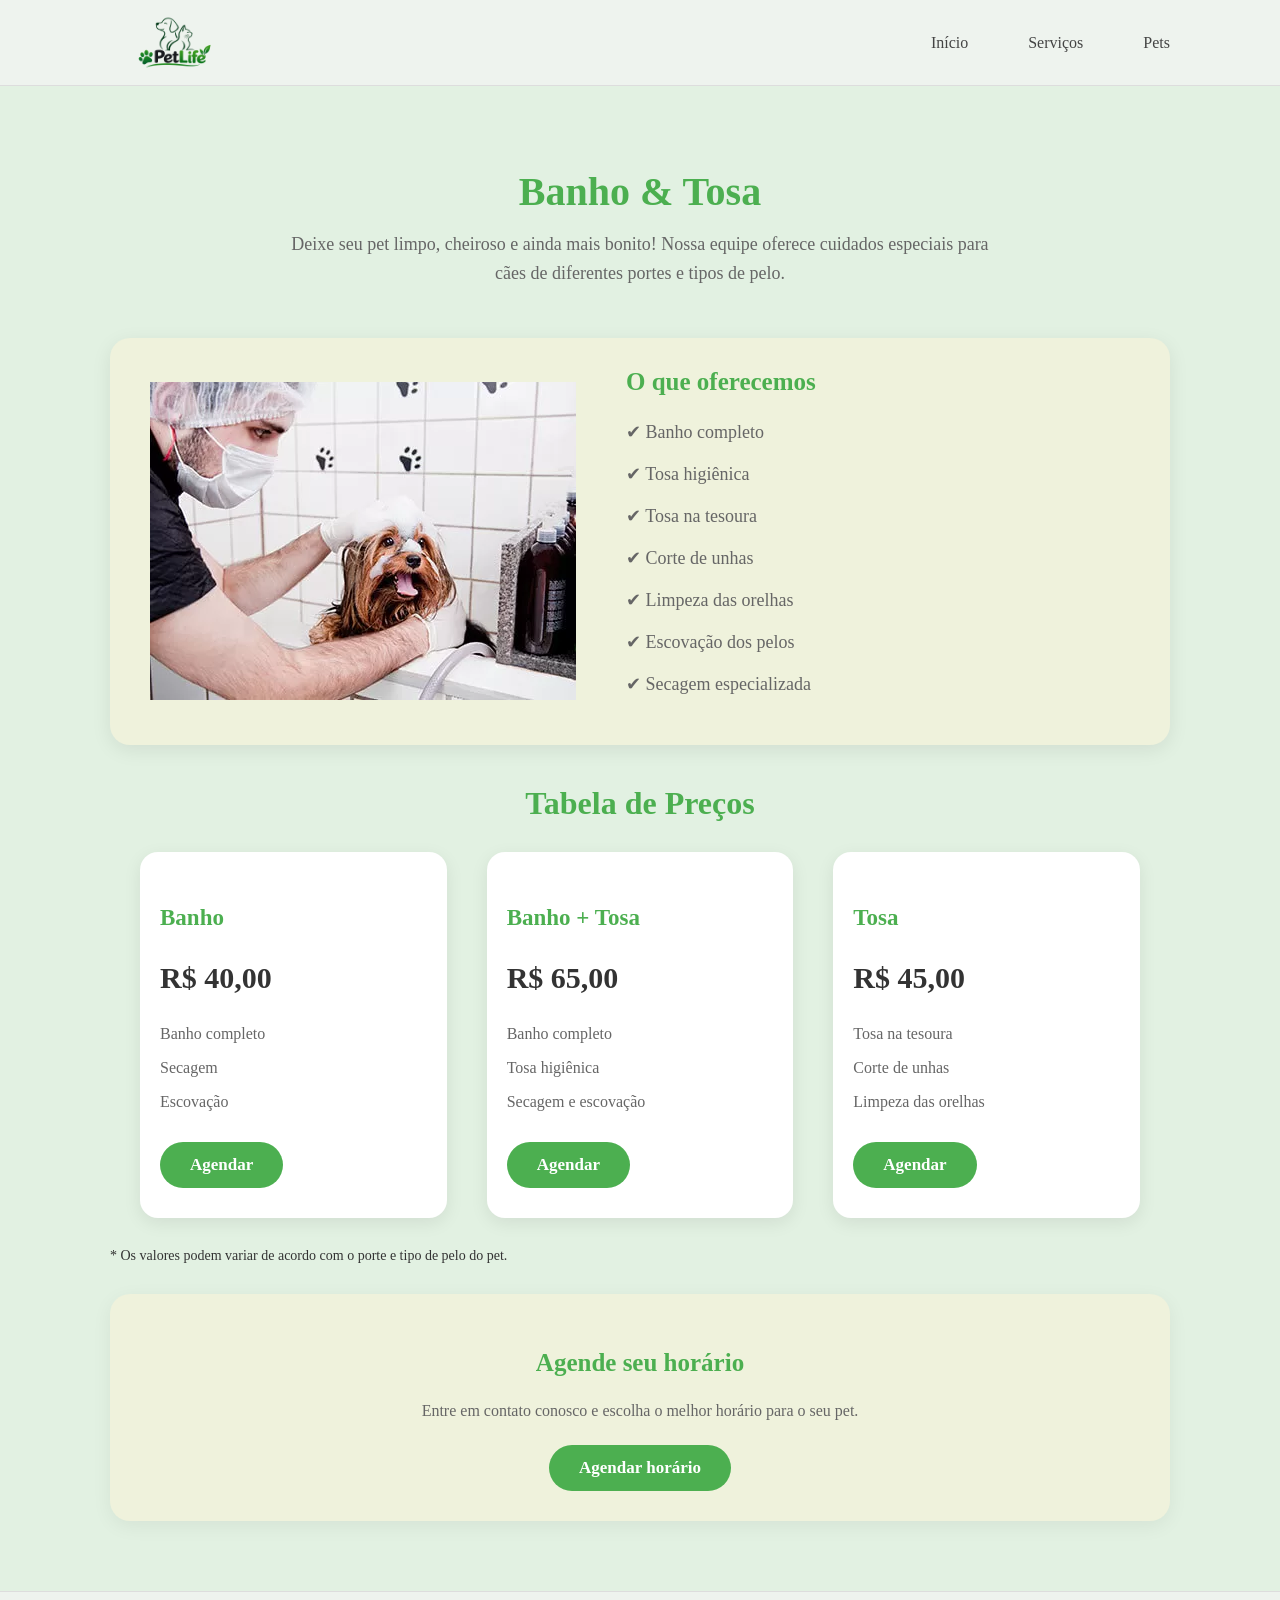
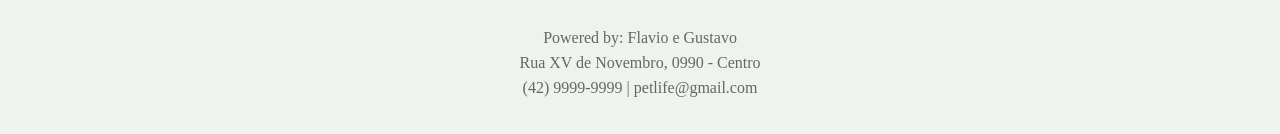
<file: banho.html>
<!DOCTYPE html>
<html lang="pt-br">

<head>
    <meta charset="UTF-8">
    <meta name="viewport" content="width=device-width, initial-scale=1.0">
    <title>PetLife - Banho & Tosa</title>
    <link rel="stylesheet" href="style.css">
</head>
<body>
<header>
    <div class="header-content">
        <div class="logo">
            <img src="imagens/ChatGPT Image 9 de ago. de 2026, 16_33_59.png" alt="Logo PetLife">
            <h1><span></span></h1>
        </div>
        <nav>
            <a href="index.html">Início</a>
            <a href="index.html#servicos">Serviços</a>
            <a href="index.html#pets">Pets</a>
        </nav>
    </div>
</header>
<main>
    <section class="pagina">
        <h2>Banho & Tosa</h2>
        <p class="descricao">
            Deixe seu pet limpo, cheiroso e ainda mais bonito!
            Nossa equipe oferece cuidados especiais para cães
            de diferentes portes e tipos de pelo.
        </p>
        <div class="conteudo">
            <img src="imagens/pet-shop-banho-tosa-bauru.webp" alt="Banho e Tosa">
            <div class="informacoes">
                <h3>O que oferecemos</h3>
                <p>✔ Banho completo</p>
                <p>✔ Tosa higiênica</p>
                <p>✔ Tosa na tesoura</p>
                <p>✔ Corte de unhas</p>
                <p>✔ Limpeza das orelhas</p>
                <p>✔ Escovação dos pelos</p>
                <p>✔ Secagem especializada</p>
            </div>
        </div>
        <section class="precos">
            <h2>Tabela de Preços</h2>
            <p></p>
            <div class="cards-precos">
                <div class="card-preco">
                    <h3>Banho</h3>
                    <p class="valor">R$ 40,00</p>
                    <p>Banho completo</p>
                    <p>Secagem</p>
                    <p>Escovação</p>
                    <a href="#" class="btn">Agendar</a>
                </div>
                <div class="card-preco">
                    <h3>Banho + Tosa</h3>
                    <p class="valor">R$ 65,00</p>
                    <p>Banho completo</p>
                    <p>Tosa higiênica</p>
                    <p>Secagem e escovação</p>
                    <a href="#" class="btn">Agendar</a>
                </div>
                <div class="card-preco">
                    <h3>Tosa</h3>
                    <p class="valor">R$ 45,00</p>
                    <p>Tosa na tesoura</p>
                    <p>Corte de unhas</p>
                    <p>Limpeza das orelhas</p>
                    <a href="#" class="btn">Agendar</a>
                </div>
            </div>
            <p class="observacao">
                * Os valores podem variar de acordo com o porte e tipo de pelo do pet.
            </p>
        </section>
        <div class="caixa">
            <h3>Agende seu horário</h3>
            <p>
                Entre em contato conosco e escolha o melhor
                horário para o seu pet.
            </p>
            <a href="#" class="btn">Agendar horário</a>
        </div>
    </section>
</main>
<footer>
    <p>Powered by: Flavio e Gustavo</p>
    <p>Rua XV de Novembro, 0990 - Centro</p>
    <p>(42) 9999-9999 | petlife@gmail.com</p>
</footer>
</body>
</html>
</file>
<file: style.css>
header{
    background:#e0e3e0;
    border-bottom:1px solid #eee;
    padding:15px 0;
    position:fixed;
    top:0;
    width:100%;
    z-index:1000;
    transition: background-color 0.3s ease, box-shadow 0.3s ease;
}

header.scrolled {
    background-color: rgba(255, 255, 255, 0.95);
    box-shadow: 0 4px 12px rgba(0, 0, 0, 0.1);
}

.header-content{
    max-width:1100px;
    margin:auto;
    padding:0 50px;
    display:flex;
    justify-content:space-between;
    align-items:center;
}

body{
    margin:0;
    padding-top: 65px;
    background-color: #e2f1e2;
    
}

.logo{
    margin:0;
    color:#222;
}

.logo span{
    color:#4caf50;
}

nav ul{
    display:flex;
    gap:75px;
    list-style:none;
}

nav a{
    text-decoration:none;
    color:#444;
}

nav a:hover{
    color:#4caf50;
}   



.hero {
    min-height: 500px;
    display: flex;
    align-items: center;
    justify-content: center;
    text-align: center;
    background: #f4faf5;
    padding: 60px 20px;
}

.hero-content {
    max-width: 700px;
}

.hero h2 {
    font-size: 42px;
    color: #222;
    margin-bottom: 20px;
}

.hero p {
    font-size: 18px;
    color: #666;
    line-height: 1.6;
    margin-bottom: 30px;
}

.btn {
    display: inline-block;
    padding: 13px 28px;
    background: #4caf50;
    color: white;
    text-decoration: none;
    border-radius: 8px;
    font-weight: bold;
    transition: 0.3s;
}

.btn:hover {
    background: #388e3c;
    transform: translateY(-2px);
}

@media (max-width: 700px) {
    .hero {
        min-height: 400px;
    }

    .hero h2 {
        font-size: 30px;
    }

    .hero p {
        font-size: 16px;
    }
}


.servicos {
    max-width: 1100px;
    margin: auto;
    padding: 70px 20px;
    text-align: center;
}

.servicos h2 {
    font-size: 32px;
    color: #222;
    margin-bottom: 40px;
}


.card-servico {
    background: white;
    border: 1px solid #e5e3e3;
    border-radius: 15px;
    overflow: hidden;
    box-shadow: 0 5px 15px rgba(0,0,0,0.06);
    transition: 0.3s
}

.card-servico:hover {
    transform: translateY(-7px);
}

.card-servico img {
    width: 100%;
    height: 200px;
    object-fit: cover;
}

.card-servico h3 {
    color: #4caf50;
    font-size: 21px;
    margin: 20px 0 10px;
}

.card-servico p {
    color: #666;
    padding: 0 20px 20px;
    line-height: 1.5;
}

@media (max-width: 700px) {
    .grid- {
        grid-template-columns: 1fr;
    }
}

.servicos { 
    max-width: 1100px;
    margin: auto;
    padding: 70px 20px;
    text-align: center;

}


.servicos h2 {
  display: inline-block;
  background-color: #4CAF50;
  color: #fff;
  padding: 10px 30px;
  border-radius: 30px;
  font-size: 1.8rem;
  margin: 0 auto 40px;

}




.card-servico {
    background: #eff2dc;
    padding: 30px 20px;
    border-radius: 15px;
    border: 1px solid #eee;
    box-shadow: 0 5px 15px rgba(0,0,0,0.06);
    transition: 0.3s;

}

.card-servico:hover {
    transform: translate(-7px);
    box-shadow: 0 10px 25px rgba(0,0,0,0.10);

}


.icon {
    font-size: 40px;
    margin-bottom: 15px;

}

.card-servico h3{
    color: #4caf50;
    margin-bottom: 10px;

}

.card-servico p {
    color: #666;
    line-height: 1.5;
}

@media (max-width: 700px) {
    .grid- {
        grid-template-columns: 1fr;
    }
}

.pets {
    max-width: 1100px;
    margin: auto;
    padding: 70px 20px;
    text-align: center;

}

.pets h2 {
   display: inline-block;
  background-color: #4CAF50;
  color: #fff;
  padding: 10px 30px;
  border-radius: 30px;
  font-size: 1.8rem;
  margin: 0 auto 40px;
  }

.grid-pets { 
    display: grid;
    grid-template-columns: repeat(3, 1fr);
    gap: 25px;

}

.card-pet {
    background: #eff2dc;
    border-radius: 15px;
    overflow: hidden;
    border: 1px solid #eee;
    box-shadow: 0 5px 15px rgba(0,0,0,0.06);
    transition: 0.3s;
}

.card-pet:hover {
    transform: translateY(-7px);
}

.card-pet img {
    width: 100%;
    height: 220px;
    object-fit: cover;
}

.card-pet h4 {
    font-size: 22px;
    color: #4caf50;
    margin: 18px 0 8px;
}

.card-pet p {
    color: #666;
    padding: 0 20px 20px;
    line-height: 1.5;
}

@media (max-width: 700px) {
    .grid-pets {
        grid-template-columns: 1fr;
    }
}



footer {
    background: #f8faf8;
    border-top: 1px solid #eee;
    padding: 45px 20px;
}

.rodape {
    max-width: 1100px;
    margin: auto;
    display: flex;
    justify-content: space-between;
    gap: 50px;
}

.infomações p {
    color: #666;
    margin: 8px 0;
}

.Links {
    display: flex;
    flex-direction: column;
    gap: 10px;
}

.Links a {
    color: #555;
    text-decoration: none;
    transition: 0.3s;
}

.Links a:hover {
    color: #4caf50;
}

@media (max-width: 700px) {
    .rodape {
        flex-direction: column;
        text-align: center;
    }

    .Links {
        align-items: center;
    }
}





.hero {
    min-height: 100vh;
    display: flex;
    align-items: center;
    justify-content: center;
    text-align: center;
    padding: 40px 20px;

    background:
        linear-gradient(rgba(52, 220, 91, 0.55), rgba(44, 56, 48, 0.55)),
        url("imagens/marketing-distribuidora-pet-melhor-caminho.jpg");

    background-size: cover;
    background-position: center;
    background-attachment: fixed;
}

.hero-content { 
    max-width: 750px;
    color: white;
}

.hero h2 {
    font-size: 48px;
    margin-bottom: 20px;
    color: white;
}

.hero p {
    font-size: 20px;
    margin-bottom: 35px;
    color: white;
}

.btn {
    display: inline-block;
    padding: 16px 35px;
    background: #4caf50;
    color: white;
    text-decoration: none;
    border-radius: 30px;
    font-size: 17px;
    font-weight: bold;
    transition: 0.3s;
}

.btn:hover {
    background: #66bb6a;
    transform: scale(1.05);
}



.logo {
    display: flex;
    align-items: center;
    gap: 10px;
}

.logo img {
    width: 200px;
    height: 65px;
    object-fit: contain;
}

.logo h1 {
    margin: 0;
    font-size: 28px;
    color: #222;
}

.logo span {
    color: #4caf50;
}



.grid-servicos {
  display: flex;
  flex-wrap: wrap;
  justify-content: center;
  gap: 30px;
}

.card-servico {
  flex: 1 1 300px;
  max-width: 360px;
  text-decoration: none;
  color: inherit;
}



* {
    box-sizing: border-box;
}

body {
    margin: 0;
    font-family: Georgia, serif;
    background: #e2f1e2;
    color: #333;
}

header {
    background: #eef3ee;
    border-bottom: 1px solid #ddd;
    padding: 15px 0;
}

.header-content {
    max-width: 1100px;
    margin: auto;
    padding: 0 20px;

    display: flex;
    justify-content: space-between;
    align-items: center;
}

.logo {
    display: flex;
    align-items: center;
    gap: 10px;
}

.logo img {
    width: 130px;
    height: 55px;
    object-fit: contain;
}

.logo h1 {
    margin: 0;
    font-size: 28px;
    color: #222;
}

.logo span {
    color: #4caf50;
}

nav {
    display: flex;
    gap: 60px;
}

nav a {
    text-decoration: none;
    color: #444;
}

nav a:hover {
    color: #4caf50;
}


.pagina {
    max-width: 1100px;
    margin: auto;
    padding: 70px 20px;
}

.pagina h2 {
    text-align: center;
    color: #4caf50;
    font-size: 40px;
    margin-bottom: 15px;
}

.descricao {
    max-width: 700px;
    margin: 0 auto 50px;
    text-align: center;
    color: #666;
    font-size: 18px;
    line-height: 1.6;
}

.conteudo {
    display: flex;
    align-items: center;
    gap: 50px;

    width: 100%;
    max-width: 1100px;
    margin: auto;
    padding: 30px 40px;

    background: #eff2dc;
    border-radius: 20px;
    box-shadow: 0 5px 20px rgba(0,0,0,0.08);

    box-sizing: border-box;
}

.lado-esquerdo {
    width: 55%;
    display: block;
}

.lado-esquerdo img {
    width: 100%;
    height: 400px;
    object-fit: cover;
    border-radius: 20px;
    display: block;
}

.informacoes {
    width: 45%;
    flex: none;
    margin: 0;
    padding: 0;
}

.informacoes h3 {
    color: #4caf50;
    font-size: 25px;
    margin: 0 0 25px 0;
}

.informacoes p {
    color: #666;
    margin: 20px 0;
    font-size: 18px;
}


.caixa {
    background: #eff2dc;
    margin-top: 30px;
    padding: 30px;
    text-align: center;
    border-radius: 20px;

    box-shadow: 0 5px 20px rgba(0,0,0,0.06);
}

.caixa h3 {
    color: #4caf50;
    font-size: 25px;
}

.caixa p {
    color: #666;
    margin-bottom: 25px;
}


.btn {
    display: inline-block;
    padding: 13px 30px;

    background: #4caf50;
    color: white;

    text-decoration: none;
    border-radius: 25px;

    font-weight: bold;
    transition: 0.3s;
}

.btn:hover {
    background: #388e3c;
    transform: translateY(-2px);
}


.produtos {
    display: grid;
    grid-template-columns: repeat(4, 1fr);
    gap: 25px;
}

.produto {
    background: #eff2dc;
    border-radius: 15px;
    overflow: hidden;
    text-align: center;

    box-shadow: 0 5px 15px rgba(0,0,0,0.07);

    transition: 0.3s;
}

.produto:hover {
    transform: translateY(-7px);
}

.produto img {
    width: 100%;
    height: 180px;
    object-fit: cover;
}

.produto h3 {
    color: #4caf50;
    font-size: 21px;
}

.produto p {
    color: #666;
    padding: 0 15px;
    line-height: 1.5;
}

.produto strong {
    display: block;
    color: #4caf50;
    margin: 20px;
}


footer {
    background: #eef3ee;
    border-top: 1px solid #ddd;
    text-align: center;
    padding: 30px;
    color: #666;
}

footer p {
    margin: 7px;
}


@media (max-width: 700px) {

    .header-content {
        flex-direction: column;
        gap: 15px;
    }

    nav {
        gap: 15px;
        flex-wrap: wrap;
        justify-content: center;
    }

    .conteudo {
        flex-direction: column;
    }

    .conteudo img {
        width: 100%;
        height: 250px;
    }

    .informacoes {
        text-align: center;
    }

    .produtos {
        grid-template-columns: 1fr;
    }

}



.precos {
    width: 100%;
    max-width: 1100px;
    margin-top: 40px;
}

.precos h2 {
    color: #4caf50;
    font-size: 32px;
    margin-bottom: 10px;
}

.cards-precos {
    display: grid;
    grid-template-columns: repeat(3, 1fr);
    gap: 40px;
    width: 100%;
    max-width: 1000px;
    margin: 30px auto;
}

.card-preco {
    background: white;
    padding: 30px 20px;
    border-radius: 18px;
    box-shadow: 0 5px 18px rgba(0,0,0,0.08);
}

.card-preco:hover {
    transform: translateY(-7px);
}

.card-preco h3 {
    color: #4caf50;
    font-size: 23px;
}

.valor {
    color: #333 !important;
        font-size: 30px;
    font-weight: bold;
}

.card-preco p {
    color: #666;
}

.card-preco .btn {
    margin-top: 15px;
}

.observacao {
    margin-top: 30px !important;
    font-size: 14px;
}

@media (max-width: 700px) {
    .cards-precos {
        grid-template-columns: 1fr;
    }
}


.cadastro-section {
    max-width: 650px;
    margin: 40px auto;
    padding: 30px 25px;
    background-color: #ffffff;
    border-radius: 12px;
    box-shadow: 0 4px 15px rgba(0, 0, 0, 0.08);
}

.cadastro-section h2 {
    color: #2c3e50;
    font-size: 1.8rem;
    text-align: center;
    margin-bottom: 8px;
}

.cadastro-section > p {
    text-align: center;
    color: #666;
    font-size: 0.95rem;
    margin-bottom: 30px;
}

.form-cadastro fieldset {
    border: 1px solid #e0e0e0;
    border-radius: 8px;
    padding: 20px;
    margin-bottom: 25px;
    background-color: #fafafa;
}

.form-cadastro legend {
    font-weight: 600;
    font-size: 1.05rem;
    color: #2c3e50;
    padding: 0 10px;
    background-color: #ffffff;
    border: 1px solid #e0e0e0;
    border-radius: 4px;
}

.campo {
    display: flex;
    flex-direction: column;
    margin-bottom: 15px;
}

.campo label {
    font-size: 0.9rem;
    font-weight: 600;
    color: #444;
    margin-bottom: 6px;
}

.campo input, 
.campo select, 
.campo textarea {
    padding: 10px 12px;
    border: 1px solid #ccc;
    border-radius: 6px;
    font-size: 0.95rem;
    color: #333;
    background-color: #ffffff;
    outline: none;
    transition: border-color 0.2s, box-shadow 0.2s;
    width: 100%;
    box-sizing: border-box;
}

.campo input:focus, 
.campo select:focus, 
.campo textarea:focus {
    border-color: #4CAF50; 
    box-shadow: 0 0 5px rgba(76, 175, 80, 0.3);
}

.campo-duplo {
    display: flex;
    gap: 15px;
}

.campo-duplo .campo {
    flex: 1;
}

.campo textarea {
    resize: vertical;
    min-height: 80px;
}

.form-cadastro .btn {
    display: block;
    width: 100%;
    padding: 14px;
    background-color: #4CAF50; 
    color: #ffffff;
    font-size: 1rem;
    font-weight: bold;
    border: none;
    border-radius: 6px;
    cursor: pointer;
    transition: background-color 0.2s ease, transform 0.1s ease;
}

.form-cadastro .btn:hover {
    background-color: #45a049;
}

.form-cadastro .btn:active {
    transform: scale(0.99);
}

/* Estilo do Botão Voltar ao Topo */
#backToTop {
    position: fixed;
    bottom: 20px;
    right: 20px;
    background-color: #ff6f61; /* Ajuste para combinar com a paleta do PetLife */
    color: white;
    border: none;
    border-radius: 50%;
    width: 45px;
    height: 45px;
    font-size: 20px;
    cursor: pointer;
    display: flex;
    align-items: center;
    justify-content: center;
    box-shadow: 0 4px 10px rgba(0,0,0,0.2);
    opacity: 0;
    visibility: hidden;
    transition: opacity 0.3s ease, visibility 0.3s ease, transform 0.3s ease;
    z-index: 1000;
}

#backToTop.show {
    opacity: 1;
    visibility: visible;
}

#backToTop:hover {
    transform: scale(1.1);
    background-color: #e55b4c;
}
</file>
